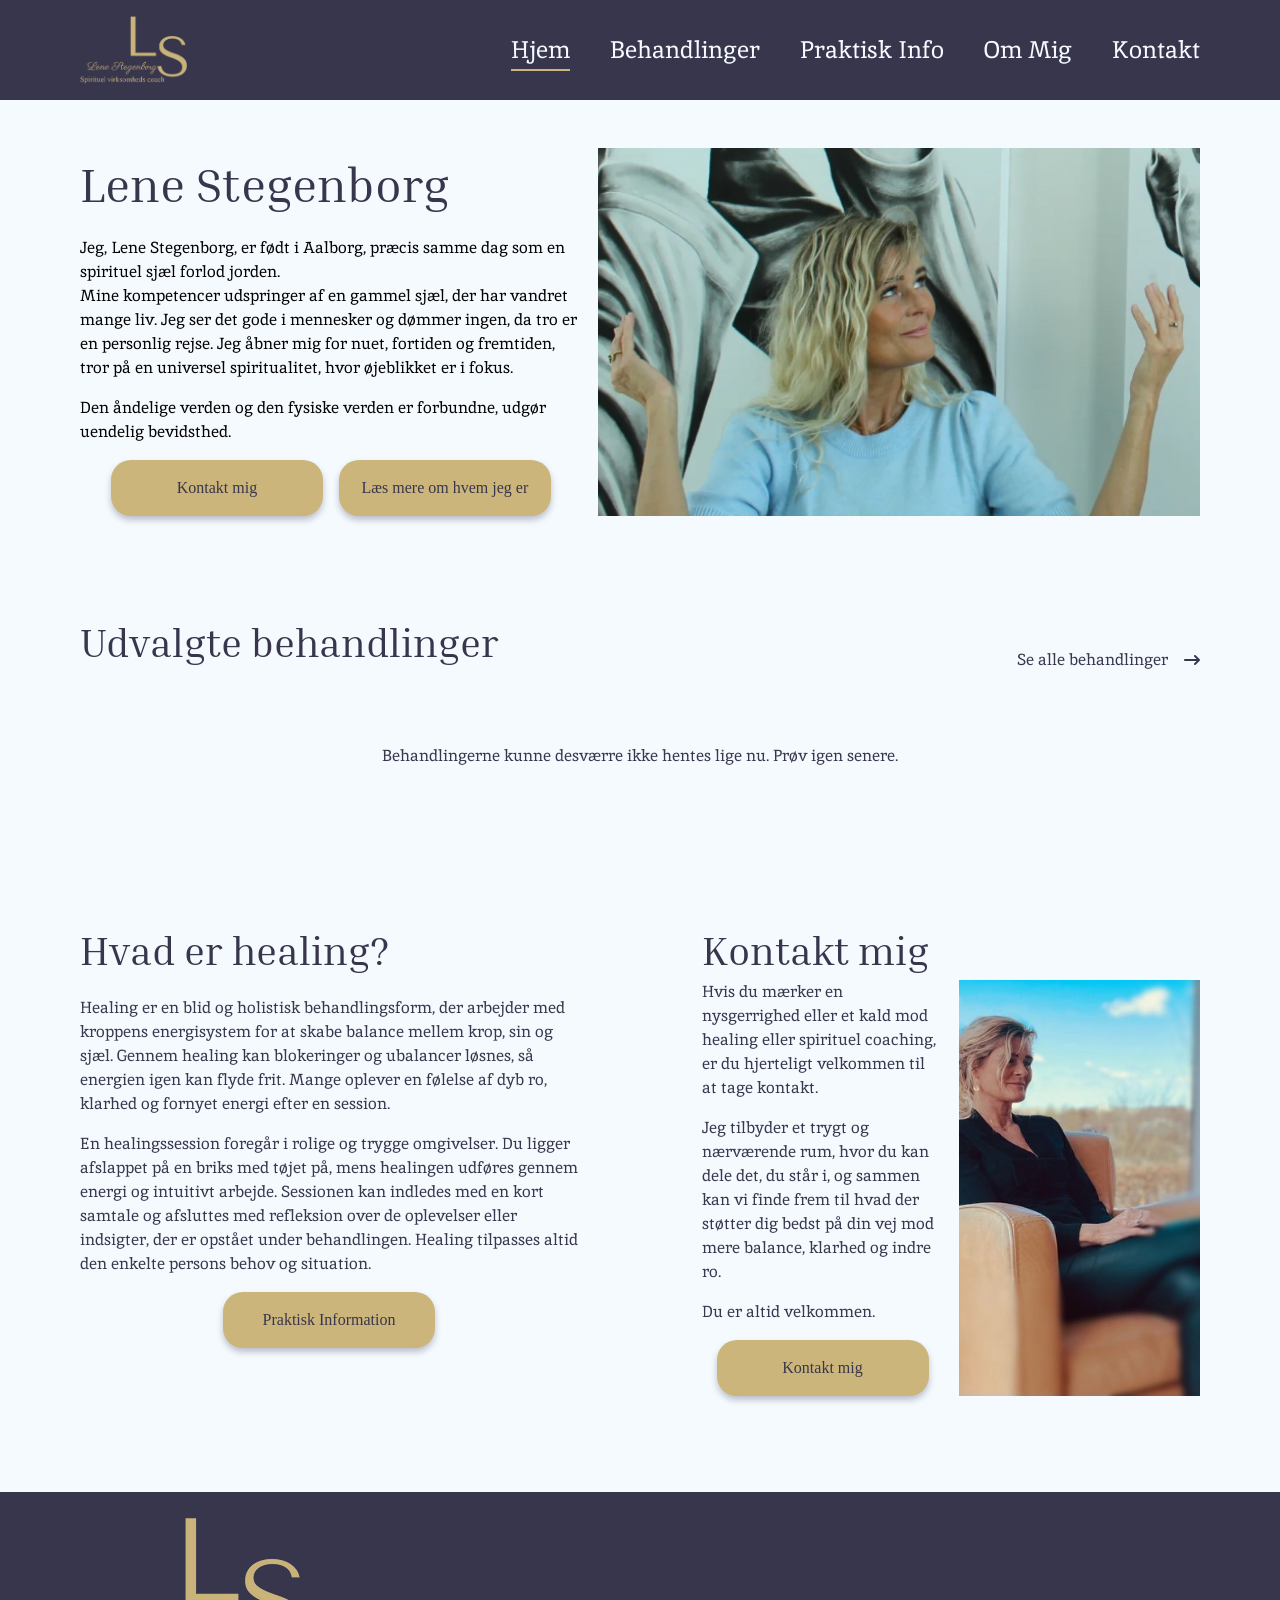
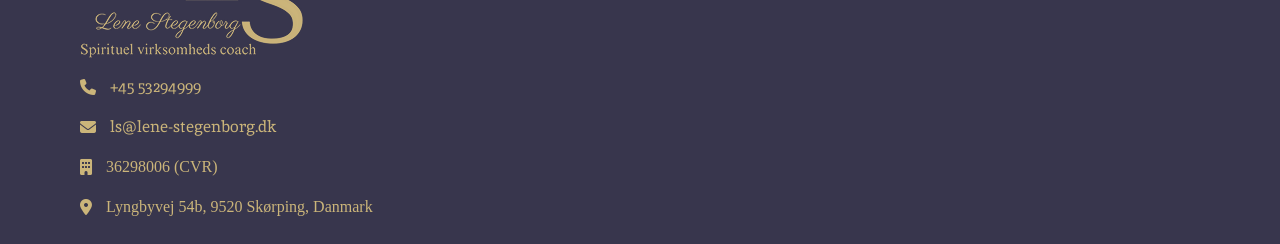
<file: index.html>
<!DOCTYPE html>
<html lang="da">

<head>
	<meta charset="UTF-8" />
	<meta name="viewport" content="width=device-width, initial-scale=1.0" />
	<title>Forside | Lene Stegenborg</title>
	<link rel="stylesheet" href="./assets/css/style.css" />
	<script src="./assets/js/app.js" defer></script>
	<script src="./assets/js/forside.js" defer></script>
	<!-- Google Fonts: Inika og Inria Serif — https://fonts.google.com -->
	<link rel="preconnect" href="https://fonts.googleapis.com">
	<link rel="preconnect" href="https://fonts.gstatic.com" crossorigin>
	<link
		href="https://fonts.googleapis.com/css2?family=Inika:wght@400;700&family=Inria+Serif:ital,wght@0,300;0,400;0,700;1,300;1,400;1,700&display=swap"
		rel="stylesheet">
	<!-- Font Awesome ikoner — https://fontawesome.com/docs/web/use-with/cdn-js -->
	<link rel="stylesheet" href="https://cdnjs.cloudflare.com/ajax/libs/font-awesome/6.5.0/css/all.min.css" />
</head>

<body>
	<!--  NAV  -->
	<div class="site-nav">
		<nav class="nav-inner">
			<a href="./index.html" class="nav-logo">
				<img src="./assets/img/logo.webp" alt="Lene Stegenborg – Spirituel virksomheds coach">
			</a>
			<ul class="nav-links">
				<li><a href="./index.html">Hjem</a></li>
				<li><a href="./behandlinger.html">Behandlinger</a></li>
				<li><a href="./praktiskinfo.html">Praktisk Info</a></li>
				<li><a href="./om_mig.html">Om Mig</a></li>
				<li><a href="./kontakt.html">Kontakt</a></li>
			</ul>
			<div class="burgermenu">
				<i class="fa-solid fa-bars"></i>
				<i class="fa-solid fa-xmark"></i>
			</div>
		</nav>
		<div class="dropdown">
			<a href="./index.html">Hjem</a>
			<a href="./behandlinger.html">Behandlinger</a>
			<a href="./praktiskinfo.html">Praktisk Info</a>
			<a href="./om_mig.html">Om Mig</a>
			<a href="./kontakt.html">Kontakt</a>
		</div>
	</div>

	<main>
		<!--  HERO  -->
		<header class="hero container">
			<div class="hero-text">
				<h1>Lene Stegenborg</h1>
				<p>Jeg, Lene Stegenborg, er født i Aalborg, præcis samme dag som en spirituel sjæl forlod
					jorden.<br>Mine kompetencer udspringer af en gammel sjæl, der har vandret mange liv. Jeg ser det
					gode i
					mennesker og dømmer ingen, da tro er en personlig rejse. Jeg åbner mig for nuet, fortiden og
					fremtiden, tror på en universel spiritualitet, hvor øjeblikket er i fokus.</p>
				<p>Den åndelige verden og den fysiske verden er forbundne, udgør uendelig bevidsthed.</p>
				<div class="hero-buttons">
					<a href="./kontakt.html" class="btn btn-contact">Kontakt mig</a>
					<a href="./om_mig.html" class="btn btn-laes">Læs mere om hvem jeg er</a>
				</div>
			</div>
			<img class="hero-image" src="./assets/img/lene-stegenborg.webp" alt="Lene Stegenborg">
		</header>

		<!--  UDVALGTE BEHANDLINGER  -->
		<section class="treatments container">
			<div class="treatments-header">
				<h2>Udvalgte behandlinger</h2>
				<a href="./behandlinger.html" class="see-all">Se alle behandlinger <i
						class="fa-solid fa-arrow-right-long"></i></a>
			</div>

			<div class="treatment-grid">
			</div>

			<div class="see-all-mobile btn">
				<a href="./behandlinger.html" class="see-all">Se alle behandlinger <i
						class="fa-solid fa-arrow-right-long"></i></a>
			</div>
		</section>

		<!--  HVAD ER HEALING / KONTAKT  -->
		<section class="info-section container">
			<article class="healing">
				<h2>Hvad er healing?</h2>
				<p>Healing er en blid og holistisk behandlingsform, der arbejder med kroppens energisystem for at skabe
					balance mellem krop, sin og sjæl. Gennem healing kan blokeringer og ubalancer løsnes, så energien
					igen kan flyde frit. Mange oplever en følelse af dyb ro, klarhed og fornyet energi efter en session.
				</p>
				<p>En healingssession foregår i rolige og trygge omgivelser. Du ligger afslappet på en briks med tøjet
					på, mens healingen udføres gennem energi og intuitivt arbejde. Sessionen kan indledes med en kort
					samtale og afsluttes med refleksion over de oplevelser eller indsigter, der er opstået under
					behandlingen. Healing tilpasses altid den enkelte persons behov og situation.</p>
				<div class="healing-buttons">
					<a href="./praktiskinfo.html" class="btn">Praktisk Information</a>
				</div>
			</article>

			<article class="contact">
				<h2>Kontakt mig</h2>
				<div class="contact-inner">
					<div class="contact-text">
						<p>Hvis du mærker en nysgerrighed eller et kald mod healing eller spirituel coaching, er du
							hjerteligt velkommen til at tage kontakt.</p>
						<p>Jeg tilbyder et trygt og nærværende rum, hvor du kan dele det, du står i, og sammen kan vi
							finde frem til hvad der støtter dig bedst på din vej mod mere balance, klarhed og indre ro.
						</p>
						<p>Du er altid velkommen.</p>
						<div class="btn-wrap">
							<a href="./kontakt.html" class="btn">Kontakt mig</a>
						</div>
					</div>
					<img class="contact-img" src="./assets/img/lene-stegenborg-i-stol.webp" alt="Lene Stegenborg">
				</div>
			</article>
		</section>
	</main>

	<!--  FOOTER  -->
	<footer>
		<div class="footer-inner">
			<div class="footer-info">
				<div class="footer-logo">
					<img src="./assets/img/logo.webp" alt="Lene Stegenborg – Spirituel virksomheds coach">
				</div>
				<div class="footer-contacts">
					<a class="footer-row" href="tel:+4553294999">
						<i class="fa-solid fa-phone"></i>
						+45 53294999
					</a>
					<a class="footer-row" href="mailto:ls@lene-stegenborg.dk">
						<i class="fa-solid fa-envelope"></i>
						ls@lene-stegenborg.dk
					</a>
					<div class="footer-row">
						<i class="fa-solid fa-building"></i>
						36298006 (CVR)
					</div>
					<div class="footer-row">
						<i class="fa-solid fa-location-dot"></i>
						Lyngbyvej 54b, 9520 Skørping, Danmark
					</div>
				</div>
			</div>
			<div class="footer-map">
				<iframe
					src="https://maps.google.com/maps?q=Lyngbyvej+54b,+9520+Sk%C3%B8rping,+Danmark&z=15&output=embed"
					loading="lazy" title="Kort over Lyngbyvej 54b, 9520 Skørping">
				</iframe>
			</div>
		</div>
	</footer>
</body>

</html>
</file>
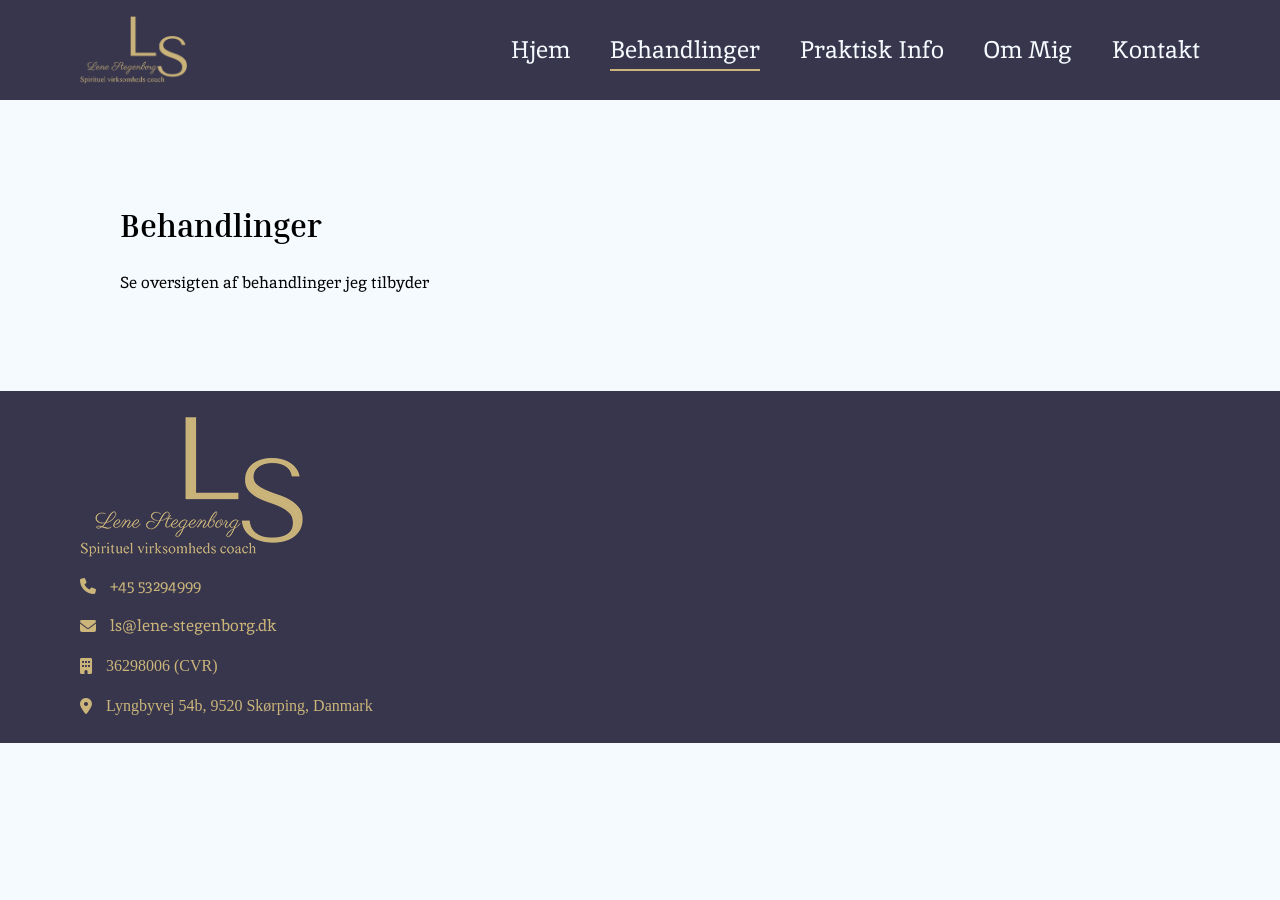
<file: behandlinger.html>
<!DOCTYPE html>
<html lang="da">

<head>
    <meta charset="UTF-8" />
    <meta name="viewport" content="width=device-width, initial-scale=1.0" />
    <title>Behandlinger | Lene Stegenborg</title>
    <link rel="stylesheet" href="./assets/css/style.css" />
    <script src="./assets/js/app.js" defer></script>
    <!-- Font Awesome ikoner — https://fontawesome.com/docs/web/use-with/cdn-js -->
    <link rel="stylesheet" href="https://cdnjs.cloudflare.com/ajax/libs/font-awesome/6.5.0/css/all.min.css" />
    <link rel="preconnect" href="https://fonts.googleapis.com">
    <link rel="preconnect" href="https://fonts.gstatic.com" crossorigin>
    <link
        href="https://fonts.googleapis.com/css2?family=Inika:wght@400;700&family=Inria+Serif:ital,wght@0,300;0,400;0,700;1,300;1,400;1,700&display=swap"
        rel="stylesheet">
</head>

<body class="behandlingerBody">
    <!--  NAV  -->
    <div class="site-nav">
        <nav class="nav-inner">
            <a href="./index.html" class="nav-logo">
                <img src="./assets/img/logo.webp" alt="Lene Stegenborg – Spirituel virksomheds coach">
            </a>
            <ul class="nav-links">
                <li><a href="./index.html">Hjem</a></li>
                <li><a href="./behandlinger.html">Behandlinger</a></li>
                <li><a href="./praktiskinfo.html">Praktisk Info</a></li>
                <li><a href="./om_mig.html">Om Mig</a></li>
                <li><a href="./kontakt.html">Kontakt</a></li>
            </ul>
            <div class="burgermenu">
                <i class="fa-solid fa-bars"></i>
                <i class="fa-solid fa-xmark"></i>
            </div>
        </nav>
        <div class="dropdown">
            <a href="./index.html">Hjem</a>
            <a href="./behandlinger.html">Behandlinger</a>
            <a href="./praktiskinfo.html">Praktisk Info</a>
            <a href="./om_mig.html">Om Mig</a>
            <a href="./kontakt.html">Kontakt</a>
        </div>
    </div>
    <header>

    </header>
    <main class="behandlingerMain">
        <h1>Behandlinger</h1>
        <p>Se oversigten af behandlinger jeg tilbyder</p>

        <section class="behandlinger">

        </section>
    </main>

    <!--  FOOTER  -->
    <footer>
        <div class="footer-inner">
            <div class="footer-info">
                <div class="footer-logo">
                    <img src="./assets/img/logo.webp" alt="Lene Stegenborg – Spirituel virksomheds coach">
                </div>
                <div class="footer-contacts">
                    <a class="footer-row" href="tel:+4553294999">
                        <i class="fa-solid fa-phone"></i>
                        +45 53294999
                    </a>
                    <a class="footer-row" href="mailto:ls@lene-stegenborg.dk">
                        <i class="fa-solid fa-envelope"></i>
                        ls@lene-stegenborg.dk
                    </a>
                    <div class="footer-row">
                        <i class="fa-solid fa-building"></i>
                        36298006 (CVR)
                    </div>
                    <div class="footer-row">
                        <i class="fa-solid fa-location-dot"></i>
                        Lyngbyvej 54b, 9520 Skørping, Danmark
                    </div>
                </div>
            </div>
            <div class="footer-map">
                <iframe
                    src="https://maps.google.com/maps?q=Lyngbyvej+54b,+9520+Sk%C3%B8rping,+Danmark&z=15&output=embed"
                    loading="lazy" title="Kort over Lyngbyvej 54b, 9520 Skørping">
                </iframe>
            </div>
        </div>
    </footer>
</body>

</html>
</file>
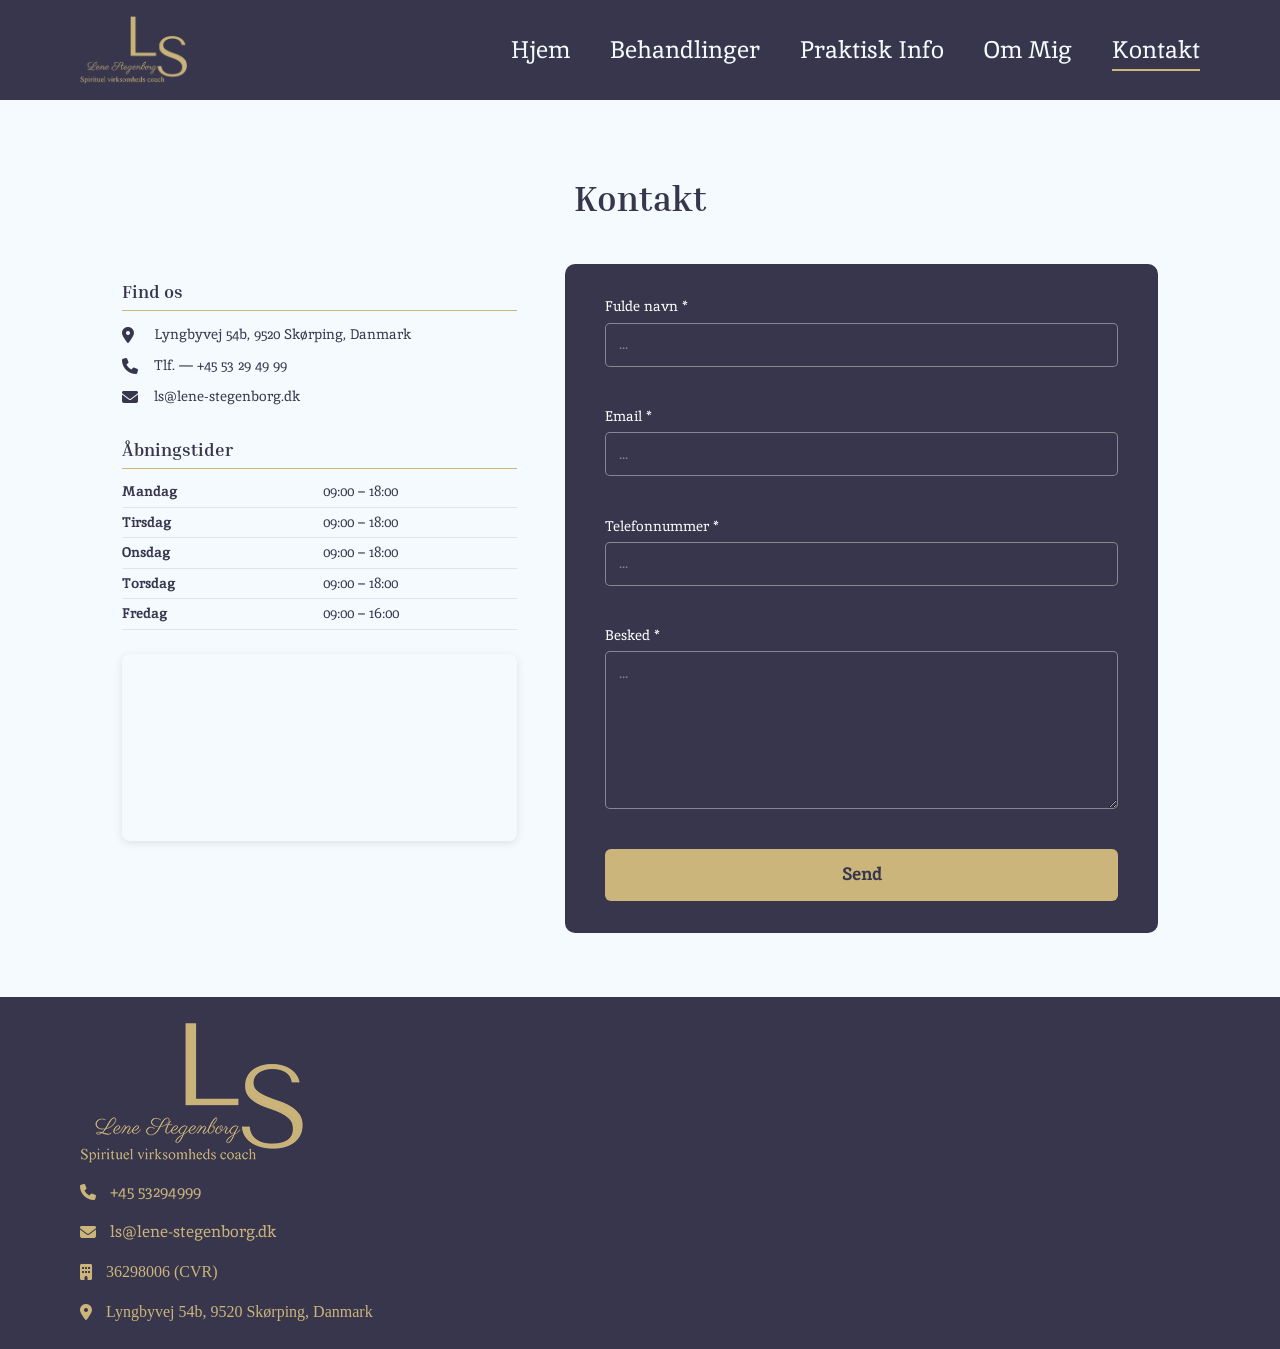
<file: kontakt.html>
<!DOCTYPE html>
<html lang="da">

<head>
    <meta charset="UTF-8" />
    <meta name="viewport" content="width=device-width, initial-scale=1.0" />
    <title>Kontakt | Lene Stegenborg</title>
    <link rel="stylesheet" href="./assets/css/style.css" />
    <link rel="stylesheet" href="./assets/css/kontakt.css" />
    <script src="./assets/js/app.js" defer></script>
    <script src="./assets/js/kontakt.js" defer></script>
    <!-- Google Fonts: Inika og Inria Serif — https://fonts.google.com -->
    <link rel="preconnect" href="https://fonts.googleapis.com">
    <link rel="preconnect" href="https://fonts.gstatic.com" crossorigin>
    <link
        href="https://fonts.googleapis.com/css2?family=Inika:wght@400;700&family=Inria+Serif:ital,wght@0,300;0,400;0,700;1,300;1,400;1,700&display=swap"
        rel="stylesheet">
    <!-- Font Awesome ikoner — https://fontawesome.com/docs/web/use-with/cdn-js -->
    <link rel="stylesheet" href="https://cdnjs.cloudflare.com/ajax/libs/font-awesome/6.5.0/css/all.min.css" />
</head>

<body class="kontaktBody">

    <!--  NAV  -->
    <div class="site-nav">
        <nav class="nav-inner">
            <a href="./index.html" class="nav-logo">
                <img src="./assets/img/logo.webp" alt="Lene Stegenborg – Spirituel virksomheds coach">
            </a>
            <ul class="nav-links">
                <li><a href="./index.html">Hjem</a></li>
                <li><a href="./behandlinger.html">Behandlinger</a></li>
                <li><a href="./praktiskinfo.html">Praktisk Info</a></li>
                <li><a href="./om_mig.html">Om Mig</a></li>
                <li><a href="./kontakt.html">Kontakt</a></li>
            </ul>
            <div class="burgermenu">
                <i class="fa-solid fa-bars"></i>
                <i class="fa-solid fa-xmark"></i>
            </div>
        </nav>
        <div class="dropdown">
            <a href="./index.html">Hjem</a>
            <a href="./behandlinger.html">Behandlinger</a>
            <a href="./praktiskinfo.html">Praktisk Info</a>
            <a href="./om_mig.html">Om Mig</a>
            <a href="./kontakt.html">Kontakt</a>
        </div>
    </div>

    <!-- MAIN INDHOLD -->
    <main class="kontaktMain">
        <h1>Kontakt</h1>

        <section class="kontaktGrid">

            <!-- VENSTRE: Info -->
            <div class="kontaktInfo">
                <h2>Find os</h2>
                <ul class="infoListe">
                    <li>
                        <!-- Font Awesome: fa-location-dot — https://fontawesome.com/icons/location-dot -->
                        <i class="fa-solid fa-location-dot ikon"></i>
                        <span>Lyngbyvej 54b, 9520 Skørping, Danmark</span>
                    </li>
                    <li>
                        <!-- Font Awesome: fa-phone — https://fontawesome.com/icons/phone -->
                        <i class="fa-solid fa-phone ikon"></i>
                        <span>Tlf. — +45 53 29 49 99</span>
                    </li>
                    <li>
                        <!-- Font Awesome: fa-envelope — https://fontawesome.com/icons/envelope -->
                        <i class="fa-solid fa-envelope ikon"></i>
                        <span>ls@lene-stegenborg.dk</span>
                    </li>
                </ul>

                <h2>Åbningstider</h2>
                <table class="aabningstider">
                    <tr>
                        <td>Mandag</td>
                        <td>09:00 – 18:00</td>
                    </tr>
                    <tr>
                        <td>Tirsdag</td>
                        <td>09:00 – 18:00</td>
                    </tr>
                    <tr>
                        <td>Onsdag</td>
                        <td>09:00 – 18:00</td>
                    </tr>
                    <tr>
                        <td>Torsdag</td>
                        <td>09:00 – 18:00</td>
                    </tr>
                    <tr>
                        <td>Fredag</td>
                        <td>09:00 – 16:00</td>
                    </tr>
                </table>

                <!-- Google Maps embed iframe — https://developers.google.com/maps/documentation/embed/get-started -->
                <div class="kortWrapper">
                    <iframe
                        src="https://www.google.com/maps/embed?pb=!1m18!1m12!1m3!1d2166.0!2d10.001!3d57.001!2m3!1f0!2f0!3f0!3m2!1i1024!2i768!4f13.1!3m3!1m2!1s0x0%3A0x0!2zNTfCsDAwJzAwLjAiTiAxMMKwMDAnMDAuMCJF!5e0!3m2!1sda!2sdk!4v1620000000000!5m2!1sda!2sdk"
                        width="100%" height="180" style="border:0;" allowfullscreen="" loading="lazy"
                        referrerpolicy="no-referrer-when-downgrade" title="Kort over klinikken">
                    </iframe>
                </div>
            </div>

            <!-- HØJRE: Kontaktformular -->
            <div class="kontaktFormular">
                <form id="kontaktForm" novalidate>
                    <div class="formGruppe">
                        <label for="navn">Fulde navn *</label>
                        <input type="text" id="navn" name="navn" placeholder="..." required />
                        <span class="fejl" id="navnFejl"></span>
                    </div>
                    <div class="formGruppe">
                        <label for="email">Email *</label>
                        <input type="email" id="email" name="email" placeholder="..." required />
                        <span class="fejl" id="emailFejl"></span>
                    </div>
                    <div class="formGruppe">
                        <label for="telefon">Telefonnummer *</label>
                        <input type="tel" id="telefon" name="telefon" placeholder="..." required />
                        <span class="fejl" id="telefonFejl"></span>
                    </div>
                    <div class="formGruppe">
                        <label for="besked">Besked *</label>
                        <textarea id="besked" name="besked" rows="6" placeholder="..." required></textarea>
                        <span class="fejl" id="beskedFejl"></span>
                    </div>
                    <button type="submit" class="sendKnap">Send</button>
                    <p class="successBesked" id="successBesked">Tak! Din besked er sendt.</p>
                </form>
            </div>

        </section>
    </main>

    <!--  FOOTER  -->
    <footer>
        <div class="footer-inner">
            <div class="footer-info">
                <div class="footer-logo">
                    <img src="./assets/img/logo.webp" alt="Lene Stegenborg – Spirituel virksomheds coach">
                </div>
                <div class="footer-contacts">
                    <a class="footer-row" href="tel:+4553294999">
                        <i class="fa-solid fa-phone"></i>
                        +45 53294999
                    </a>
                    <a class="footer-row" href="mailto:ls@lene-stegenborg.dk">
                        <i class="fa-solid fa-envelope"></i>
                        ls@lene-stegenborg.dk
                    </a>
                    <div class="footer-row">
                        <i class="fa-solid fa-building"></i>
                        36298006 (CVR)
                    </div>
                    <div class="footer-row">
                        <i class="fa-solid fa-location-dot"></i>
                        Lyngbyvej 54b, 9520 Skørping, Danmark
                    </div>
                </div>
            </div>
            <div class="footer-map">
                <iframe
                    src="https://maps.google.com/maps?q=Lyngbyvej+54b,+9520+Sk%C3%B8rping,+Danmark&z=15&output=embed"
                    loading="lazy" title="Kort over Lyngbyvej 54b, 9520 Skørping">
                </iframe>
            </div>
        </div>
    </footer>

</body>

</html>
</file>
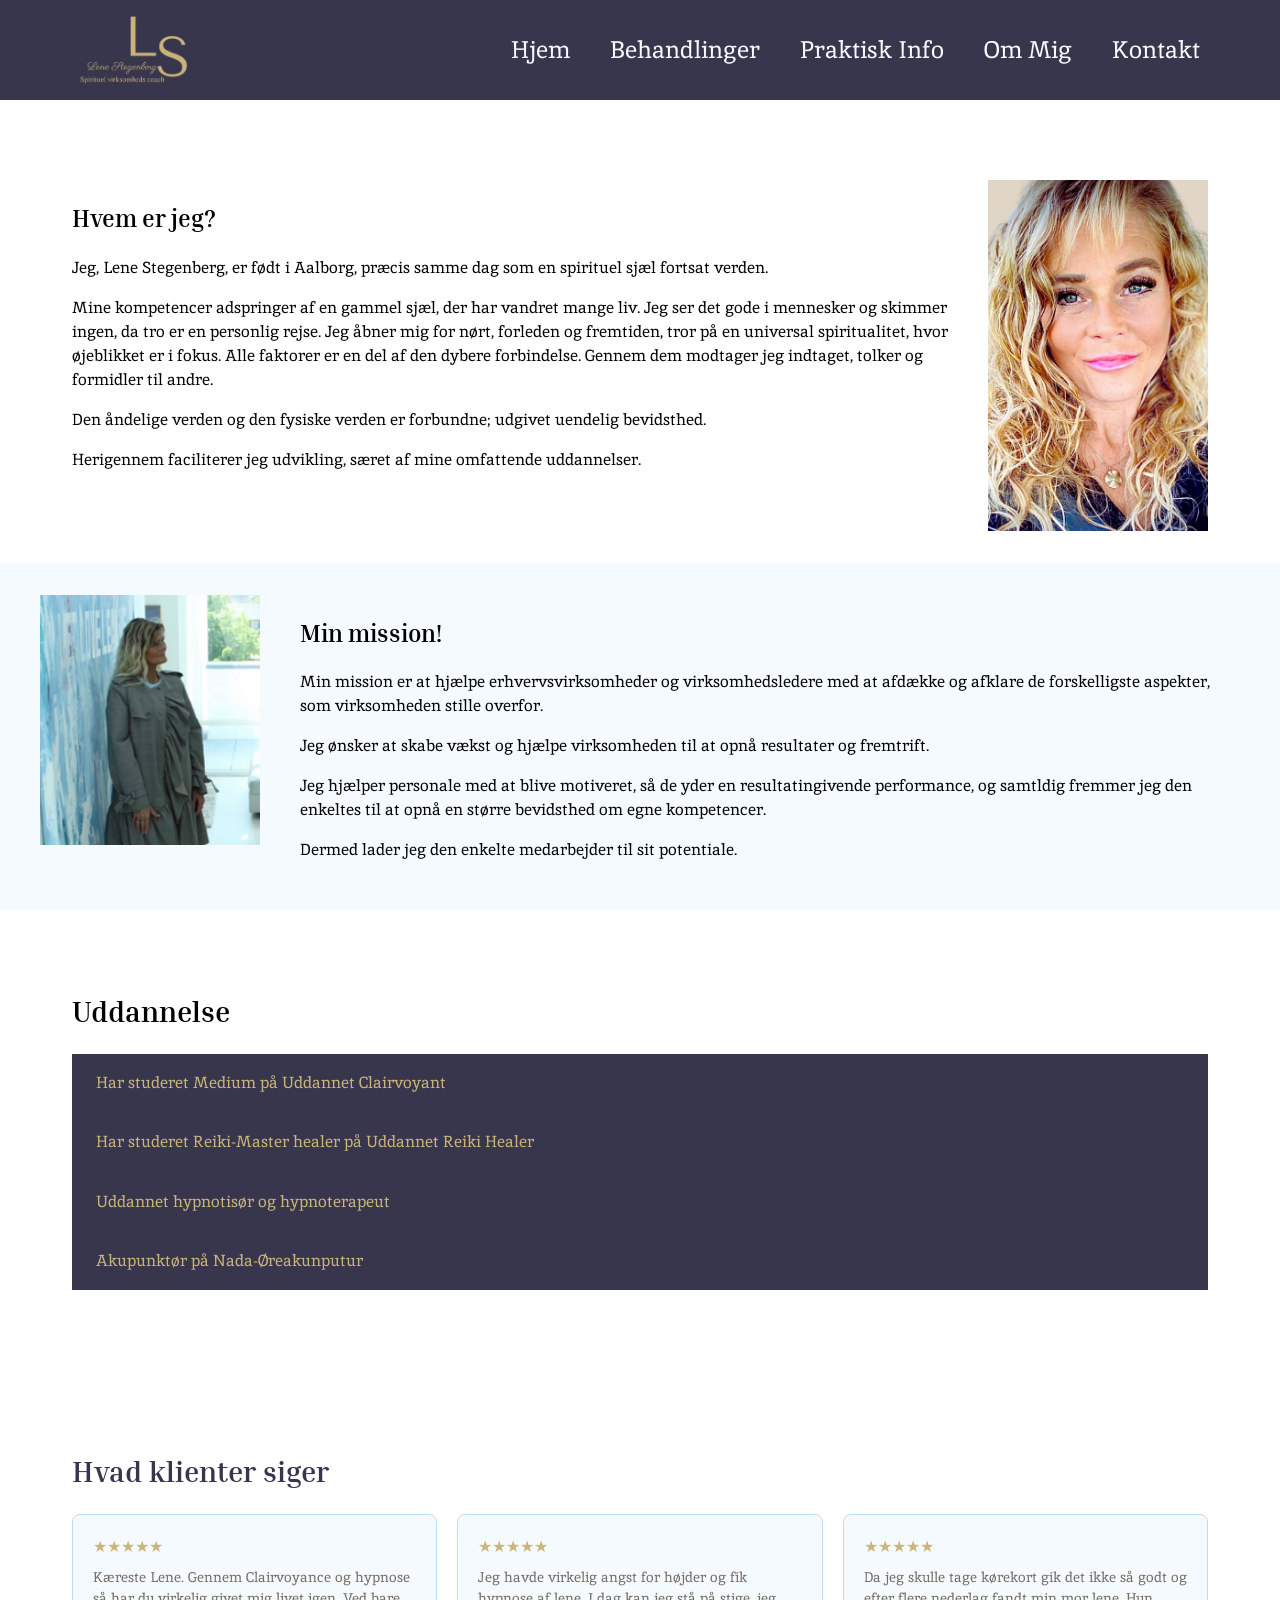
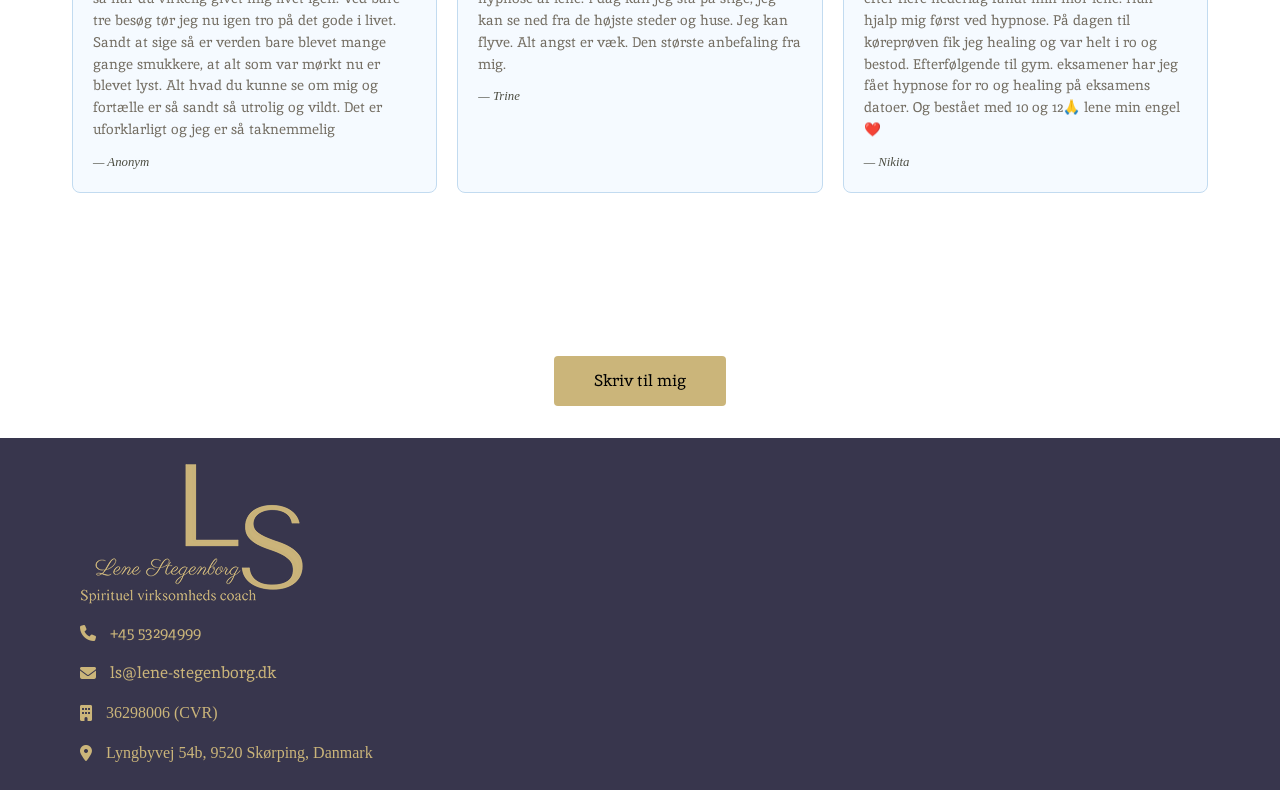
<file: Om_mig.html>
<!DOCTYPE html>
<html lang="en">

<head>
  <meta charset="UTF-8">
  <meta name="viewport" content="width=device-width, initial-scale=1.0">
  <link
    href="https://fonts.googleapis.com/css2?family=Inika:wght@400;700&family=Inria+Serif:ital,wght@0,300;0,400;0,700;1,300;1,400;1,700&display=swap"
    rel="stylesheet">
  <link rel="stylesheet" href="./assets/css/style.css">
  <link rel="stylesheet" href="https://cdnjs.cloudflare.com/ajax/libs/font-awesome/6.5.0/css/all.min.css" />
  <script src="./assets/js/app.js" defer></script>

  <title>Om Mig | Lene Stegenborg</title>
</head>

<body>
  <!--  NAV  -->
  <div class="site-nav">
    <nav class="nav-inner">
      <a href="./index.html" class="nav-logo">
        <img src="./assets/img/logo.webp" alt="Lene Stegenborg – Spirituel virksomheds coach">
      </a>
      <ul class="nav-links">
        <li><a href="./index.html">Hjem</a></li>
        <li><a href="./behandlinger.html">Behandlinger</a></li>
        <li><a href="./praktiskinfo.html">Praktisk Info</a></li>
        <li><a href="./om_mig.html">Om Mig</a></li>
        <li><a href="./kontakt.html">Kontakt</a></li>
      </ul>
      <div class="burgermenu">
        <i class="fa-solid fa-bars"></i>
        <i class="fa-solid fa-xmark"></i>
      </div>
    </nav>
    <div class="dropdown">
      <a href="./index.html">Hjem</a>
      <a href="./behandlinger.html">Behandlinger</a>
      <a href="./praktiskinfo.html">Praktisk Info</a>
      <a href="./om_mig.html">Om Mig</a>
      <a href="./kontakt.html">Kontakt</a>
    </div>
  </div>
  <!-- ── OM MIG ── -->
  <section>
    <div class="om-mig">
      <div class="om-mig-text">
        <h2>Hvem er jeg?</h2>
        <p>Jeg, Lene Stegenberg, er født i Aalborg, præcis samme dag som en spirituel sjæl fortsat
          verden.</p>
        <p>Mine kompetencer adspringer af en gammel sjæl, der har vandret mange liv. Jeg ser det gode i mennesker og
          skimmer ingen, da tro er en personlig rejse. Jeg åbner mig for nørt, forleden og fremtiden, tror på en
          universal spiritualitet, hvor øjeblikket er i fokus. Alle faktorer er en del af den dybere forbindelse. Gennem
          dem modtager jeg indtaget, tolker og formidler til andre.</p>
        <p>Den åndelige verden og den fysiske verden er forbundne; udgivet uendelig bevidsthed.</p>
        <p>Herigennem faciliterer jeg udvikling, særet af mine omfattende uddannelser.</p>
      </div>
      <img src="./assets/img/Om_mig_lene.png" alt="Billede af Lene Stegenborg" class="om-mig-img">
    </div>
  </section>


  <!-- ── MIN MISSION ── -->
  <section class="mission">
    <div class="mission-inner">
      <img src="./assets/img/Min_mission_lene.png" alt="Billede der illustrerer mission" class="mission-img">
      <div class="mission-text">
        <h2>Min mission!</h2>
        <p>Min mission er at hjælpe erhvervsvirksomheder og virksomhedsledere med at afdække og afklare de forskelligste
          aspekter, som virksomheden stille overfor.</p>
        <p>Jeg ønsker at skabe vækst og hjælpe virksomheden til at opnå resultater og fremtrift.</p>
        <p>Jeg hjælper personale med at blive motiveret, så de yder en resultatingivende performance, og samtldig
          fremmer jeg den enkeltes til at opnå en større bevidsthed om egne kompetencer.</p>
        <p>Dermed lader jeg den enkelte medarbejder til sit potentiale.</p>
      </div>
    </div>
  </section>

  <!-- ── UDDANNELSE ── -->
  <section>
    <div class="uddannelse">
      <h2>Uddannelse</h2>
      <p>Har studeret Medium på Uddannet Clairvoyant</p>
      <p>Har studeret Reiki-Master healer på Uddannet Reiki Healer</p>
      <p>Uddannet hypnotisør og hypnoterapeut</p>
      <p>Akupunktør på Nada-Øreakunputur</p>
    </div>
  </section>



  <!-- ── REVIEWS ── -->
  <section>
    <div class="reviews">
      <h2>Hvad klienter siger</h2>
      <div class="reviews-grid">
        <div class="review-card">
          <div class="stars">★★★★★</div>
          <p>Kæreste Lene. Gennem Clairvoyance og hypnose så har du virkelig givet mig livet igen. Ved bare tre besøg
            tør jeg nu igen tro på det gode i livet. Sandt at sige så er verden bare blevet mange gange smukkere, at alt
            som var mørkt nu er blevet lyst. Alt hvad du kunne se om mig og fortælle er så sandt så utrolig og vildt.
            Det er uforklarligt og jeg er så taknemmelig </p>
          <div class="reviewer">— Anonym</div>
        </div>
        <div class="review-card">
          <div class="stars">★★★★★</div>
          <p>Jeg havde virkelig angst for højder og fik hypnose af lene. I dag kan jeg stå på stige, jeg kan se ned fra
            de højste steder og huse. Jeg kan flyve. Alt angst er væk. Den største anbefaling fra mig.</p>
          <div class="reviewer">— Trine</div>
        </div>
        <div class="review-card">
          <div class="stars">★★★★★</div>
          <p>Da jeg skulle tage kørekort gik det ikke så godt og efter flere nederlag fandt min mor lene. Hun hjalp mig
            først ved hypnose. På dagen til køreprøven fik jeg healing og var helt i ro og bestod. Efterfølgende til
            gym. eksamener har jeg fået hypnose for ro og healing på eksamens datoer. Og bestået med 10 og 12🙏 lene min
            engel❤️</p>
          <div class="reviewer">— Nikita</div>
        </div>
      </div>
    </div>
  </section>

  <!-- ── KONTAKT MIG ── -->
  <section class="kontakt-section">
    <h2>Kontakt mig</h2>
    <a href="./kontakt.html" class="btn-kontakt">Skriv til mig</a>
  </section>
  <footer>
    <div class="footer-inner">
      <div class="footer-info">
        <div class="footer-logo">
          <img src="./assets/img/logo.webp" alt="Lene Stegenborg – Spirituel virksomheds coach">
        </div>
        <div class="footer-contacts">
          <a class="footer-row" href="tel:+4553294999">
            <i class="fa-solid fa-phone"></i>
            +45 53294999
          </a>
          <a class="footer-row" href="mailto:ls@lene-stegenborg.dk">
            <i class="fa-solid fa-envelope"></i>
            ls@lene-stegenborg.dk
          </a>
          <div class="footer-row">
            <i class="fa-solid fa-building"></i>
            36298006 (CVR)
          </div>
          <div class="footer-row">
            <i class="fa-solid fa-location-dot"></i>
            Lyngbyvej 54b, 9520 Skørping, Danmark
          </div>
        </div>
      </div>
      <div class="footer-map">
        <iframe src="https://maps.google.com/maps?q=Lyngbyvej+54b,+9520+Sk%C3%B8rping,+Danmark&z=15&output=embed"
          loading="lazy" title="Kort over Lyngbyvej 54b, 9520 Skørping">
        </iframe>
      </div>
    </div>
  </footer>
</body>

</html>
</file>
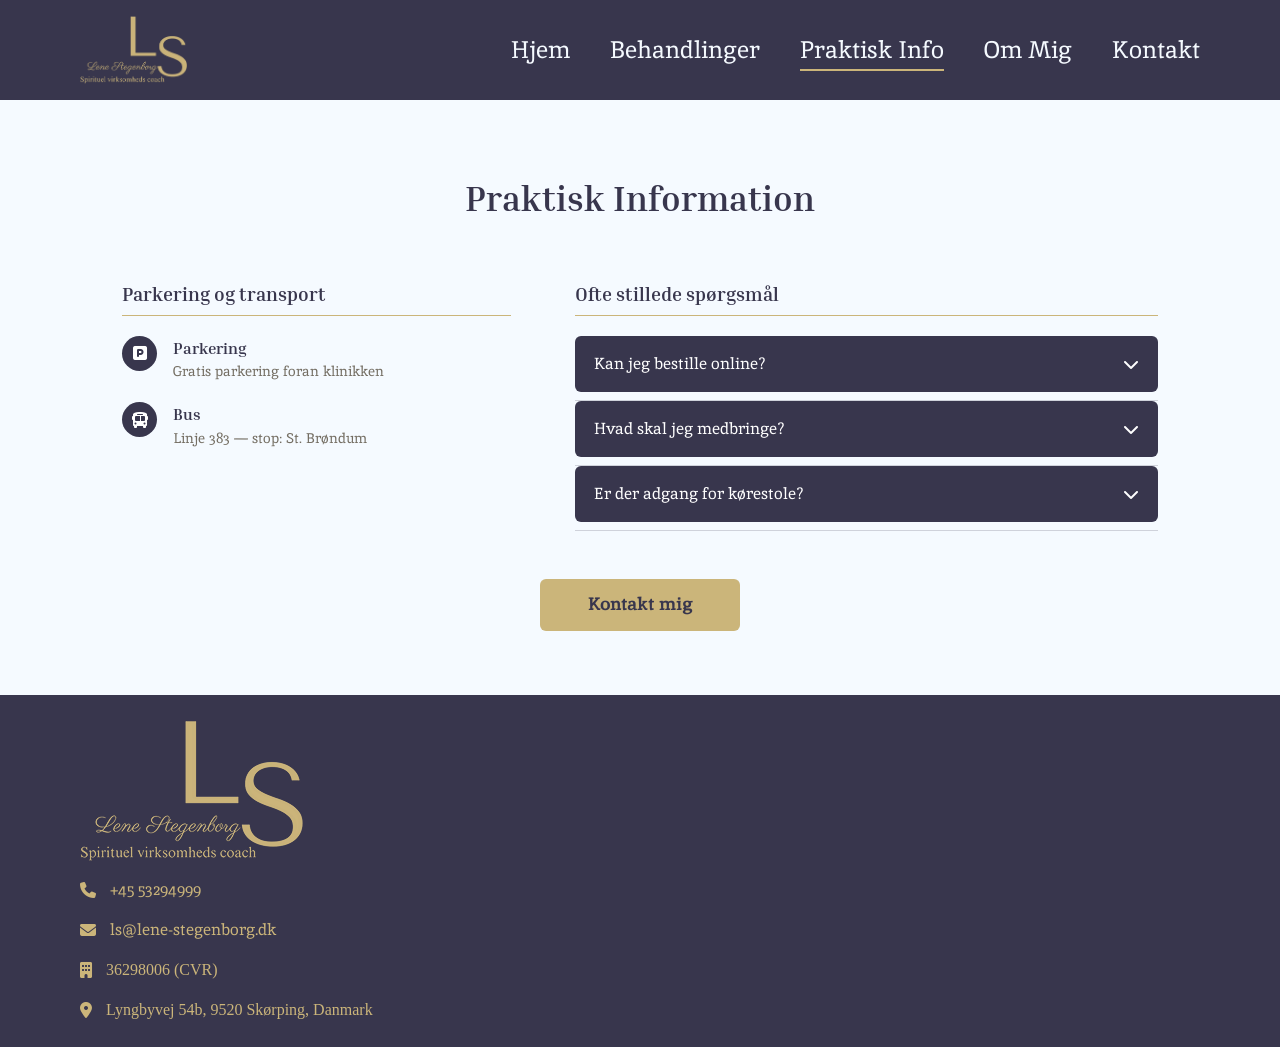
<file: praktiskinfo.html>
<!DOCTYPE html>
<html lang="da">

<head>
    <meta charset="UTF-8" />
    <meta name="viewport" content="width=device-width, initial-scale=1.0" />
    <title>Pratisk Info | Lene Stegenborg</title>
    <link rel="stylesheet" href="./assets/css/style.css" />
    <link rel="stylesheet" href="./assets/css/praktiskinfo.css" />
    <script src="./assets/js/app.js" defer></script>
    <script src="./assets/js/praktiskinfo.js" defer></script>
    <!-- Google Fonts: Inika og Inria Serif — https://fonts.google.com -->
    <link rel="preconnect" href="https://fonts.googleapis.com">
    <link rel="preconnect" href="https://fonts.gstatic.com" crossorigin>
    <link
        href="https://fonts.googleapis.com/css2?family=Inika:wght@400;700&family=Inria+Serif:ital,wght@0,300;0,400;0,700;1,300;1,400;1,700&display=swap"
        rel="stylesheet">
    <!-- Font Awesome ikoner — https://fontawesome.com/docs/web/use-with/cdn-js -->
    <link rel="stylesheet" href="https://cdnjs.cloudflare.com/ajax/libs/font-awesome/6.5.0/css/all.min.css" />
</head>

<body class="praktiskBody">

    <!--  NAV  -->
    <div class="site-nav">
        <nav class="nav-inner">
            <a href="./index.html" class="nav-logo">
                <img src="./assets/img/logo.webp" alt="Lene Stegenborg – Spirituel virksomheds coach">
            </a>
            <ul class="nav-links">
                <li><a href="./index.html">Hjem</a></li>
                <li><a href="./behandlinger.html">Behandlinger</a></li>
                <li><a href="./praktiskinfo.html">Praktisk Info</a></li>
                <li><a href="./om_mig.html">Om Mig</a></li>
                <li><a href="./kontakt.html">Kontakt</a></li>
            </ul>
            <div class="burgermenu">
                <i class="fa-solid fa-bars"></i>
                <i class="fa-solid fa-xmark"></i>
            </div>
        </nav>
        <div class="dropdown">
            <a href="./index.html">Hjem</a>
            <a href="./behandlinger.html">Behandlinger</a>
            <a href="./praktiskinfo.html">Praktisk Info</a>
            <a href="./om_mig.html">Om Mig</a>
            <a href="./kontakt.html">Kontakt</a>
        </div>
    </div>

    <!-- MAIN INDHOLD -->
    <main class="praktiskMain">
        <h1>Praktisk Information</h1>

        <section class="praktiskGrid">

            <!-- VENSTRE: Transport -->
            <div class="transport">
                <h2>Parkering og transport</h2>
                <ul class="transportListe">
                    <li>
                        <!-- Font Awesome: fa-square-parking — https://fontawesome.com/icons/square-parking -->
                        <span class="transportIkon"><i class="fa-solid fa-square-parking"></i></span>
                        <div>
                            <strong>Parkering</strong>
                            <p>Gratis parkering foran klinikken</p>
                        </div>
                    </li>
                    <li>
                        <!-- Font Awesome: fa-bus — https://fontawesome.com/icons/bus -->
                        <span class="transportIkon"><i class="fa-solid fa-bus"></i></span>
                        <div>
                            <strong>Bus</strong>
                            <p>Linje 383 — stop: St. Brøndum</p>
                        </div>
                    </li>
                    
                </ul>
            </div>

            <!-- HØJRE: FAQ Accordion -->
            <div class="faq">
                <h2>Ofte stillede spørgsmål</h2>

                <div class="accordionItem">
                    <button class="accordionKnap" aria-expanded="false">
                        Kan jeg bestille online?
                        <!-- Font Awesome: fa-chevron-down / fa-chevron-up skifter via JS — https://fontawesome.com/icons/chevron-down -->
                        <i class="fa-solid fa-chevron-down accordionPil"></i>
                    </button>
                    <div class="accordionIndhold">
                        <p>Ja, du kan bestille tid direkte via vores online booking på hjemmesiden. Vælg den behandling
                            du ønsker og find en ledig tid.</p>
                    </div>
                </div>

                <div class="accordionItem">
                    <button class="accordionKnap" aria-expanded="false">
                        Hvad skal jeg medbringe?
                        <!-- Font Awesome: fa-chevron-down / fa-chevron-up skifter via JS — https://fontawesome.com/icons/chevron-down -->
                        <i class="fa-solid fa-chevron-down accordionPil"></i>
                    </button>
                    <div class="accordionIndhold">
                        <p>Her er svar på hvad du skal medbringe til den relevante dagsordenspunktet. Hvad koster en
                            behandling?</p>
                    </div>
                </div>

                <div class="accordionItem">
                    <button class="accordionKnap" aria-expanded="false">
                        Er der adgang for kørestole?
                        <!-- Font Awesome: fa-chevron-down / fa-chevron-up skifter via JS — https://fontawesome.com/icons/chevron-down -->
                        <i class="fa-solid fa-chevron-down accordionPil"></i>
                    </button>
                    <div class="accordionIndhold">
                        <p>Ja, klinikken er fuldt tilgængelig for kørestolsbrugere. Der er niveaufri adgang fra
                            parkeringspladsen og ind i lokalet.</p>
                    </div>
                </div>

            </div>
        </section>

        <!-- Kontakt mig knap (mobil) -->
        <div class="kontaktMigWrapper">
            <a href="kontakt.html" class="kontaktMigKnap">Kontakt mig</a>
        </div>

    </main>

    <!--  FOOTER  -->
    <footer>
        <div class="footer-inner">
            <div class="footer-info">
                <div class="footer-logo">
                    <img src="./assets/img/logo.webp" alt="Lene Stegenborg – Spirituel virksomheds coach">
                </div>
                <div class="footer-contacts">
                    <a class="footer-row" href="tel:+4553294999">
                        <i class="fa-solid fa-phone"></i>
                        +45 53294999
                    </a>
                    <a class="footer-row" href="mailto:ls@lene-stegenborg.dk">
                        <i class="fa-solid fa-envelope"></i>
                        ls@lene-stegenborg.dk
                    </a>
                    <div class="footer-row">
                        <i class="fa-solid fa-building"></i>
                        36298006 (CVR)
                    </div>
                    <div class="footer-row">
                        <i class="fa-solid fa-location-dot"></i>
                        Lyngbyvej 54b, 9520 Skørping, Danmark
                    </div>
                </div>
            </div>
            <div class="footer-map">
                <iframe
                    src="https://maps.google.com/maps?q=Lyngbyvej+54b,+9520+Sk%C3%B8rping,+Danmark&z=15&output=embed"
                    loading="lazy" title="Kort over Lyngbyvej 54b, 9520 Skørping">
                </iframe>
            </div>
        </div>
    </footer>

</body>

</html>
</file>
<file: assets/css/style.css>
* {
    box-sizing: border-box;
    line-height: 150%;
}

body {
    margin: 0;
}

/* Variables */
:root {
    --bigSpacer: 5rem;
    --MediumSpacer: 2rem;
    --SmallSpacer: 0.5rem;
    --lightBlue: #f5faff;
    --skyBlue: #c2dbf0;
    --darkBlue: #38364d;
    --gold: #cbb57a;
    --lightBrown: #736d62;
    --darkBrown: #4d4e43;
}

/* Typografi */

h1,
h2,
h3,
h4,
h5,
h6 {
    font-family: "Inria Serif", serif;
}

p,
a,
button {
    font-family: "Inika"
}

img {
    display: block;
    object-fit: cover;
    width: 100%;
}

.container {
    max-width: 1440px;
    margin: 0 auto;
    padding: 0 var(--bigSpacer);
}

main {
    background: var(--lightBlue);
}

/*  NAV  */
.site-nav {
    background: var(--darkBlue);
    position: sticky;
}

.nav-inner {
    max-width: 1440px;
    margin: 0 auto;
    padding: 1rem var(--bigSpacer);
    height: 100px;
    display: flex;
    align-items: center;
    justify-content: space-between;
    background: var(--darkBlue);
}

.nav-logo img {
    height: calc(100px - 2rem);
}

.nav-links {
    display: flex;
    align-items: center;
    gap: 2.5rem;
    list-style: none;
}

.nav-links a {
    color: var(--lightBlue);
    text-decoration: none;
    font-size: 1.5rem;
    padding-bottom: 0.25rem;
    border-bottom: 2px solid transparent;
    transition: border-color 200ms, color 200ms;
}

.nav-links a.active {
    border-bottom-color: var(--gold);
}

.nav-links a:hover {
    color: var(--gold);
}

/*  HERO  */
.hero {
    display: grid;
    grid-template-columns: 1fr 1.2fr;
    gap: 1rem;
    align-items: start;
    padding-top: 3rem;
    padding-bottom: 6rem;
}

.hero-text {
    display: flex;
    flex-direction: column;
    gap: 1rem;
}

.hero h1 {
    font-size: 3rem;
    font-weight: 400;
    color: var(--darkBlue);
    margin: 0;
}

.hero p {
    color: var(--olive);
    margin: 0;
}

.hero-buttons {
    display: flex;
    gap: 1rem;
    justify-content: center;
}

.hero-image {
    width: 100%;
    height: 100%;
    object-fit: cover;

}

/* Hamburger */
.burgermenu {
    width: 50px;
    aspect-ratio: 1 / 1;
    display: none;
    justify-content: center;
    align-items: center;
    cursor: pointer;
}

.burgermenu i {
    font-size: 26px;
    color: var(--lightBlue);
}

.burgermenu .fa-xmark,
.burgermenu.act .fa-bars {
    display: none;
}

.burgermenu.act .fa-xmark {
    display: inline;
}

.dropdown {
    display: none;
    position: absolute;
    right: 0;
    top: 100%;
    text-align: center;
    background: var(--darkBlue);
    width: 100%;
    padding: 1rem 1.5rem 2rem;
    z-index: 3;
}

.dropdown a {
    color: var(--lightBlue);
    text-decoration: none;
    font-size: 1.25rem;
}

.dropdown a.act,
.dropdown a:hover {
    color: var(--gold);
}

.dropdown.open {
    display: flex;
    flex-direction: column;
    gap: 1rem;
}

nav.menu-open,
nav.burger-open {
    background-color: var(--darkBlue);
}

nav.burger-open .nav-link {
    display: none;
}

/*  BUTTONS  */
.btn {
    display: inline-block;
    background: var(--gold);
    color: var(--darkBlue);
    font-family: var(--font);
    font-size: 1rem;
    text-decoration: none;
    text-align: center;
    border-radius: 1.25rem;
    padding: 1rem;
    cursor: pointer;
    box-shadow: 0 4px 6px rgba(56, 54, 77, 0.30);
    transition: background-color 200ms, color 200ms, transform 100ms;
    min-width: 212px;
}

.btn:hover {
    background-color: var(--darkBlue);
    color: var(--gold);
}

/*  BEHANDLINGER FORSIDE  */
.treatments {
    padding-bottom: 6rem;
}

.treatments-header {
    display: flex;
    align-items: end;
    justify-content: space-between;
    padding-bottom: 1rem;
}

.treatments-header h2 {
    font-size: 2.5rem;
    font-weight: 400;
    color: var(--darkBlue);
    margin: 0;
}

.see-all {
    color: var(--darkBlue);
    text-decoration: none;
    display: inline-flex;
    align-items: center;
    gap: 1rem;
    white-space: nowrap;
}

.see-all-mobile {
    display: none;
}

.treatment-grid {
    display: grid;
    grid-template-columns: repeat(3, 1fr);
    gap: 2.5rem;
}

.treatment-card {
    display: flex;
    flex-direction: column;
    align-items: center;
    gap: 1rem;
}

.treatment-card img {
    width: 100%;
    height: 210px;
    object-fit: cover;
}

.grid-message {
    grid-column: 1 / -1;
    text-align: center;
    color: var(--darkBlue);
    padding: 2.5rem 0;
}

/*  HEALING + KONTAKT  */
.info-section {
    display: grid;
    grid-template-columns: 1fr 1fr;
    gap: 7.75rem;
    padding-bottom: 6rem;
}

.info-section h2 {
    font-size: 2.5rem;
    font-weight: 400;
    color: var(--darkBlue);
    margin: 0;
}

.info-section p {
    margin: 0;
    color: var(--darkBlue);
}

.healing {
    display: flex;
    flex-direction: column;
    gap: 1rem;
}

.healing-buttons,
.btn-wrap {
    display: flex;
    gap: 1rem;
    justify-content: center;
}

.contact-inner {
    display: grid;
    grid-template-columns: 1fr 1fr;
    gap: 1rem;
}

.contact-text {
    display: flex;
    flex-direction: column;
    gap: 1rem;
}

.contact-img {
    width: 100%;
    height: 100%;
    object-fit: cover;
}

/*  FOOTER  */
footer {
    background: var(--darkBlue);
}

.footer-inner {
    max-width: 1440px;
    margin: 0 auto;
    padding: 1rem 5rem;
    display: grid;
    grid-template-columns: 1fr 2fr;
    gap: 5rem;
    align-items: center;
}

.footer-info {
    display: flex;
    flex-direction: column;
    gap: 1rem;

    i,
    a {
        color: var(--gold);
    }
}

.footer-logo img {
    width: auto;
}

.footer-contacts {
    display: flex;
    flex-direction: column;
    gap: 1rem;
}

.footer-row {
    display: flex;
    align-items: center;
    gap: 14px;
    font-size: 16px;
    color: var(--gold);
    text-decoration: none;
}

a.footer-row:hover {
    color: var(--lightBlue);

    i {
        color: var(--lightBlue);
    }
}

.footer-map iframe {
    width: 100%;
    height: calc(352px - 2rem);
    border: 0;
    border-radius: 4px;
    display: block;
}

/*  MOBILE (≤ 768px)  */
@media (max-width: 768px) {
    .container {
        padding: 0 1rem;
    }

    .nav-inner {
        padding: 0.5rem;
        height: 4.5rem;
    }

    .nav-logo img {
        height: calc(4.5rem - 1rem);
    }

    .nav-links {
        display: none;
    }

    .burgermenu {
        display: flex;
    }

    .hero {
        grid-template-columns: 1fr;
        gap: 0;
        padding: 0;
    }

    .hero-image {
        order: -1;
    }

    .hero-text {
        padding: 1rem 1rem 5rem;
    }

    .hero h1 {
        font-size: 2rem;
    }

    .hero-buttons {
        flex-direction: column;
        align-items: center;
        gap: 1rem;
    }

    .hero-buttons .btn-contact {
        order: 2;
    }

    .hero-buttons .btn-laes {
        order: 1;
    }

    .treatments {
        padding-bottom: 5rem;
    }

    .treatments-header h2 {
        font-size: 1.5rem;

    }

    .treatments-header {
        padding: 0;
    }

    .treatments-header .see-all {
        display: none;
    }

    .treatment-grid {
        grid-template-columns: 1fr;
        gap: 1rem;
    }

    .treatment-card {
        border-radius: 0 0 0.5rem 0.5rem;
        overflow: hidden;
        box-shadow: 0 0.25rem 0.5rem rgba(56, 54, 77, 0.2);
        gap: 0;
    }

    .treatment-card img {
        height: 150px;
    }

    .treatment-card .btn {
        width: 100%;
        border-radius: 0;
        padding: 1rem;
    }

    .treatments.container {
        display: flex;
        flex-direction: column;
        gap: 1rem;
    }

    .see-all-mobile {
        display: flex;
        justify-content: center;
        margin-top: 1rem;
    }

    .info-section {
        grid-template-columns: 1fr;
        gap: 5rem;
        padding-bottom: 5rem;
    }

    .info-section h2 {
        font-size: 1.5rem;
    }

    .contact {
        display: flex;
        flex-direction: column;
        gap: 1rem;
    }

    .contact-inner {
        grid-template-columns: 1fr;
    }

    .contact-img {
        order: -1;
        height: 350px;
    }

    .footer-inner {
        grid-template-columns: 1fr;
        padding: 1rem;
    }

    .footer-logo img {
        width: 100%;
    }

    .footer-map {
        display: none;
    }
}

/* BEHANDLINGER */

.behandlingerBody {
    background-color: var(--lightBlue);

    .behandlingerMain {
        padding: var(--bigSpacer);
        max-width: 1200px;
        margin: 0 auto;
    }

    h1,
    p {
        justify-self: center;
    }
}

.enkeltBehandling {
    display: grid;
    padding: 1rem;

    img {
        height: 218px;
        width: 300px !important;
        padding: var(--SmallSpacer);
        grid-column: 1;
        object-fit: cover;
        margin-top: -20px;
        border-radius: 15px;
    }

    a {
        color: var(--darkBrown);
        text-decoration: none;
        background-color: #cbb57a;
        box-shadow: 0px 2px 5px 0px #38364d;
        padding: var(--SmallSpacer) 1rem;

    }

    .behandlingTekst {
        grid-column: 2;
        margin-top: -10px;
        height: 200px;
        color: var(--darkBlue);
        border: 1px solid var(--darkBlue);
        border-radius: 8px;
        padding: var(--SmallSpacer);
        max-width: 100%;

        h2 {
            border-bottom: 2px solid var(--gold);
            color: var(--gold);
            font-weight: bold;
            margin-top: 0;
        }

        p {
            margin-top: -20px;

            height: 100px;
        }
    }
}

/* ENKELTE BEHANDLINGSSIDE */

.behandlingBody {
    background-color: var(--lightBlue);

    .bMain {
        padding: var(--bigSpacer) 5rem;
        display: flex;
        align-items: center;
        flex-direction: column;

        h1,
        h2 {
            align-self: flex-start;
            margin-left: 100px;
            color: var(--darkBlue);
        }

        h2 {
            align-self: center;
            text-align: center;
            margin-top: var(--MediumSpacer);
            margin-left: 0;
        }
    }

    header {
        height: 50vh;

        img {
            object-fit: cover;
            max-height: 100%;
            max-width: 100% !important;
        }
    }
}

.behandling {
    display: flex;
    justify-content: center;
    gap: 2rem;


    .bTekst {
        max-width: 100%;
        font-size: 18px;
        color: var(--darkBlue);

        p {
            line-break: normal;
        }

        h1 {
            margin: 0;
        }
    }

    .aside {
        flex-direction: column;
        max-width: 850px;
        min-width: 300px;

        ul {
            list-style-type: none;
            background-color: var(--darkBlue);
            padding: var(--MediumSpacer);
            list-style-position: outside;

            li {
                color: var(--gold);
                line-height: 40px;
                font-size: 20px;
                line-break: auto;
            }
        }

        a {
            color: var(--darkBrown);
            text-decoration: none;
            background-color: #cbb57a;
            box-shadow: 0px 2px 5px 0px #38364d;
            padding: var(--SmallSpacer);
            flex-direction: flex-end;
            display: flex;
            justify-content: center;

        }

        a:hover {
            color: var(--gold);
            background-color: var(--darkBlue);
            transition: 0.3s;

        }
    }
}

.related {
    display: flex;
    justify-content: space-between;
    gap: 2rem;
    flex-wrap: wrap;
    margin-top: var(--SmallSpacer);

    .relatedCard {
        display: flex;
        flex-direction: column;
        max-width: 350px;

        img {
            height: 218px;
            width: 350px;
            padding: var(--SmallSpacer);
            object-fit: cover;
            margin-top: -20px;
            border-radius: 15px;
        }

        a {
            color: var(--darkBrown);
            text-decoration: none;
            background-color: #cbb57a;
            padding: 8px 0px;
            border-radius: 5px;
            flex-direction: flex-end;
            display: flex;
            justify-content: center;
            max-width: 100%;
            box-shadow: 0px 2px 5px 0px #38364d;

        }

        a:hover {
            color: var(--gold);
            background-color: var(--darkBlue);
            transition: 0.3s;

        }
    }
}

@media (max-width: 1400px) {
    .behandlingBody .related {
        gap: 1rem;
        justify-content: center;
        margin-top: 20px;
    }
}


@media (max-width: 1000px) {

    /* Alle Behandlinger */
    .behandlingerBody .behandlingerMain {
        padding: 10px;
        
    }

    .enkeltBehandling{
        display: grid;
        grid-template-columns: 1fr;

        img{
            width: 100% !important;
            grid-column: 1;
            height: auto;
            height: 200px;
        }
    }

    .enkeltBehandling .behandlingTekst{
        grid-column: 1;
        overflow:hidden;
        height: auto;
    }

    .behandlinger {
display: grid;
grid-template-columns: 1fr;
gap: 1rem;

        img {
            width: 100%;
            object-fit: cover;
        }

        a{
            display: flex;
            flex-direction: flex-end;
        }
    }

    .behandlingTekst {
        font-size: 16px;
        line-break: auto;
        height: 40px;
        overflow-y: hidden;
    }



    /* Enkelte behandlinger */

    .behandling {
        flex-direction: column;

        .bMain .beskrivelse {
            max-width: 100%;
        }
    }

    .behandlingBody .bMain {

        h1,
        h2 {
            text-align: left;
            margin: 0;
            margin-left: 0;
        }
    }

    .aside {
        width: 100%;
        align-self: center;


        a {
            display: block;
            padding: var(--SmallSpacer);
            text-align: center;
            margin-bottom: 3rem;
        }
    }


    .behandlingBody .related {
        display: flex;
        flex-direction: column;

        .relatedCard {
            max-width: 100%;

            img {
                height: 250px;
                width: 500px;
            }
        }

    }




    @media (max-width: 600px) {
        @media (max-width: 600px) {

            html,
            body {
                overflow-x: hidden;
            }

            .behandlingBody header img {
                width: 100%;
                height: 40vh;
                object-fit: cover;
            }

            .behandlingBody .bMain {
                padding: var(--SmallSpacer) 10px;
            }

            .behandlingBody .related .relatedCard {
                width: 100%;
                max-width: 100%;
            }

            .behandlingBody .related .relatedCard img {
                width: 100%;
                height: 200px;
            }
        }

    }

}

/* ── OM MIG SECTION ── */
.om-mig {
    max-width: 1200px;
    margin: 0 auto;
    padding: var(--bigSpacer) 2rem var(--MediumSpacer);
    display: grid;
    grid-template-columns: 1fr 220px;
    gap: 2.5rem;
    align-items: start;

}

.om-mig-img {
    width: 100%;
    object-fit: cover;
}

/* ── MISSION ── */
.mission {
    background: var(--lightBlue);
    padding: var(--MediumSpacer) 2rem;
}

.mission-inner {
    max-width: 1200px;
    margin: 0 auto;
    display: grid;
    grid-template-columns: 220px 1fr;
    gap: 2.5rem;
    align-items: start;
}

.mission-img {
    width: 100%;
    object-fit: cover;
    min-height: 250px;

}

/* ── UDDANNELSE ── */
.uddannelse {
    max-width: 1200px;
    margin: 0 auto;
    padding: var(--bigSpacer) 2rem;
}

.uddannelse h2 {
    font-size: 1.8rem;
    margin: 0 0 1.25rem;




}

.uddannelse p {
    max-width: 1200px;
    margin: 0 auto;
    padding: 1.1rem 1.5rem;
    background: var(--darkBlue);
    color: var(--gold);
    font-size: 1rem;

}





/* ── REVIEWS ── */
.reviews {
    max-width: 1200px;
    margin: 0 auto;
    padding: var(--bigSpacer) 2rem;
}

.reviews h2 {
    font-size: 1.8rem;
    color: var(--darkBlue);
    margin: 0 0 1.25rem;
}

.reviews-grid {
    display: grid;
    grid-template-columns: repeat(3, 1fr);
    gap: 1.25rem;
}

.review-card {
    background: var(--lightBlue);
    border-radius: 8px;
    padding: 1.25rem;
    border: 1px solid var(--skyBlue);
}

.stars {
    color: var(--gold);
    font-size: 1rem;
    margin-bottom: 0.5rem;
}

.review-card p {
    font-size: 0.85rem;
    line-height: 1.6;
    color: var(--lightBrown);
    margin: 0 0 0.75rem;
}

.reviewer {
    font-size: 0.8rem;
    font-style: italic;
    color: var(--darkBrown);
}

/* ── KONTAKT MIG ── */
.kontakt-section {

    padding: var(--MediumSpacer) 2rem;
    text-align: center;
}

.kontakt-section h2 {
    color: #fff;
    font-size: 1.8rem;
    margin: 0 0 0.5rem;
}

.btn-kontakt {
    display: inline-block;
    background: var(--gold);
    color: black;
    font-family: "Inika", serif;
    font-size: 1rem;
    padding: 0.8rem 2.5rem;
    border-radius: 4px;
    border: none;
    text-decoration: none;
    transition: opacity 0.2s;
}

.btn-kontakt:hover {
    opacity: 0.85;
}

@media(max-width: 768px) {
    /* ── OM MIG ── */

    .om-mig {
        grid-template-columns: 1fr;
        padding: 2rem 1.25rem;
    }

    .om-mig-img {
        order: -1;
        object-position: top;
        width: 70%;
        margin: 0 auto;
        display: block;
    }

    /* ── MISSION ── */
    .mission {
        padding: 2rem 1.25rem;
    }

    .mission-inner {
        grid-template-columns: 1fr;
    }

    .mission-img {
        max-height: 300px;
        object-position: top;
    }

    /* ── UDDANNELSE ── */
    .uddannelse {
        padding: 2rem 1.25rem;
    }

    /* ── REVIEWS ── */
    .reviews {
        padding: 2rem 1.25rem;
    }

    .reviews-grid {
        grid-template-columns: 1fr;
    }

    /* ── KONTAKT ── */
    .kontakt-section {
        padding: 2rem 1.25rem;
    }
}
</file>
<file: assets/css/kontakt.css>
/* ===== KONTAKT SIDE ===== */

.kontaktBody {
    background-color: var(--lightBlue);
}

/* --- HEADER --- */
.siteHeader {
    background-color: var(--darkBlue);
    padding: 0.8rem 4rem;
}

.headerInner {
    display: flex;
    align-items: center;
    justify-content: space-between;
}

.logo {
    display: flex;
    align-items: center;
    gap: 0.6rem;
    text-decoration: none;
    color: var(--gold);
}

.logoName {
    font-family: "Inria Serif", serif;
    font-size: 0.85rem;
    color: var(--gold);
    line-height: 1.3;
}

.logoName small {
    font-size: 0.7rem;
    color: #b8a06a;
}

.desktopNav {
    display: flex;
    gap: 2rem;
}

.desktopNav a {
    color: white;
    text-decoration: none;
    font-family: "Inika", serif;
    font-size: 1rem;
    transition: color 0.2s;
}

.desktopNav a:hover,
.desktopNav a.active {
    color: var(--gold);
    text-decoration: underline;
}

.hamburger {
    display: none;
    background: none;
    border: none;
    color: white;
    font-size: 1.6rem;
    cursor: pointer;
}

.mobileNav {
    display: none;
    flex-direction: column;
    padding: 1rem 2rem;
    gap: 1rem;
    background-color: var(--darkBlue);
}

.mobileNav.åben {
    display: flex;
}

.mobileNav a {
    color: white;
    text-decoration: none;
    font-family: "Inika", serif;
    font-size: 1.1rem;
    border-bottom: 1px solid rgba(255,255,255,0.15);
    padding-bottom: 0.5rem;
}

.mobileNav a.active {
    color: var(--gold);
}

/* --- MAIN --- */
.kontaktMain {
    max-width: 1100px;
    margin: 0 auto;
    padding: 3rem 2rem 4rem;
}

.kontaktMain h1 {
    text-align: center;
    font-size: 2.2rem;
    color: var(--darkBlue);
    margin-bottom: 2.5rem;
}

.kontaktGrid {
    display: grid;
    grid-template-columns: 1fr 1.5fr;
    gap: 3rem;
    align-items: start;
}

/* --- INFO-KOLONNEN --- */
.kontaktInfo h2 {
    font-size: 1.1rem;
    color: var(--darkBlue);
    margin-bottom: 0.5rem;
    border-bottom: 1px solid var(--gold);
    padding-bottom: 0.3rem;
}

.infoListe {
    list-style: none;
    padding: 0;
    margin: 0 0 1.5rem;
}

.infoListe li {
    display: flex;
    align-items: center;
    gap: 0.6rem;
    font-family: "Inika", serif;
    font-size: 0.9rem;
    color: var(--darkBlue);
    padding: 0.3rem 0;
}

.ikon {
    font-size: 1rem;
    min-width: 1.4rem;
    color: var(--darkBlue);
}

.aabningstider {
    width: 100%;
    border-collapse: collapse;
    margin-bottom: 1.5rem;
    font-family: "Inika", serif;
    font-size: 0.9rem;
    color: var(--darkBlue);
}

.aabningstider td {
    padding: 0.25rem 0;
}

.aabningstider td:first-child {
    font-weight: bold;
    padding-right: 1.5rem;
}

.aabningstider tr {
    border-bottom: 1px solid #dce5f0;
}

.kortWrapper {
    border-radius: 8px;
    overflow: hidden;
    box-shadow: 0 2px 8px rgba(0,0,0,0.1);
}

/* --- FORMULAR --- */
.kontaktFormular {
    background-color: var(--darkBlue);
    border-radius: 10px;
    padding: 2rem 2.5rem;
}

.formGruppe {
    display: flex;
    flex-direction: column;
    margin-bottom: 1.2rem;
}

.formGruppe label {
    font-family: "Inika", serif;
    font-size: 0.9rem;
    color: white;
    margin-bottom: 0.3rem;
}

.formGruppe input,
.formGruppe textarea {
    background-color: var(--darkBlue);
    border: 1px solid rgba(255,255,255,0.4);
    border-radius: 5px;
    padding: 0.6rem 0.8rem;
    color: white;
    font-family: "Inika", serif;
    font-size: 0.95rem;
    outline: none;
    transition: border-color 0.2s;
}

.formGruppe input:focus,
.formGruppe textarea:focus {
    border-color: var(--gold);
}

.formGruppe input::placeholder,
.formGruppe textarea::placeholder {
    color: rgba(255,255,255,0.4);
}

.formGruppe textarea {
    resize: vertical;
    min-height: 120px;
}

.fejl {
    color: #f08080;
    font-family: "Inika", serif;
    font-size: 0.8rem;
    margin-top: 0.25rem;
    min-height: 1rem;
}

.sendKnap {
    width: 100%;
    background-color: var(--gold);
    color: var(--darkBlue);
    border: none;
    border-radius: 6px;
    padding: 0.8rem;
    font-family: "Inika", serif;
    font-size: 1.1rem;
    font-weight: 700;
    cursor: pointer;
    transition: background-color 0.2s, transform 0.1s;
}

.sendKnap:hover {
    background-color: #b89f5e;
}

.sendKnap:active {
    transform: scale(0.98);
}

.successBesked {
    display: none;
    color: #90ee90;
    text-align: center;
    font-family: "Inika", serif;
    margin-top: 0.8rem;
}

.successBesked.synlig {
    display: block;
}

/* --- FOOTER --- */
.siteFooter {
    background-color: var(--darkBlue);
    color: var(--gold);
    padding: 2.5rem 4rem 1rem;
}

.footerInner {
    display: grid;
    grid-template-columns: 1fr 1fr 1fr;
    gap: 2rem;
    align-items: start;
    margin-bottom: 1.5rem;
}

.footerLogo {
    display: flex;
    flex-direction: column;
    gap: 0.5rem;
    color: var(--gold);
}

.footerKontakt p {
    font-family: "Inika", serif;
    font-size: 0.9rem;
    color: white;
    margin: 0.3rem 0;
}

.footerKontakt i {
    color: var(--gold);
    margin-right: 0.3rem;
}

.footerKort {
    border-radius: 8px;
    overflow: hidden;
}

.copyright {
    text-align: center;
    font-family: "Inika", serif;
    font-size: 0.8rem;
    color: rgba(255,255,255,0.5);
    border-top: 1px solid rgba(255,255,255,0.15);
    padding-top: 1rem;
    margin: 0;
}

/* ===== RESPONSIVT (MOBIL) ===== */
@media (max-width: 768px) {
    .siteHeader {
        padding: 0.8rem 1.2rem;
    }

    .desktopNav {
        display: none;
    }

    .hamburger {
        display: block;
    }

    .kontaktMain {
        padding: 2rem 1rem 3rem;
    }

    .kontaktGrid {
        grid-template-columns: 1fr;
        gap: 2rem;
    }

    .footerInner {
        grid-template-columns: 1fr;
        gap: 1.5rem;
    }

    .siteFooter {
        padding: 2rem 1.2rem 1rem;
    }
}
</file>
<file: assets/css/praktiskinfo.css>
/* ===== PRAKTISK INFO SIDE ===== */

.praktiskBody {
    background-color: var(--lightBlue);
}

/* --- HEADER --- */
.siteHeader {
    background-color: var(--darkBlue);
    padding: 0.8rem 4rem;
}

.headerInner {
    display: flex;
    align-items: center;
    justify-content: space-between;
}

.logo {
    display: flex;
    align-items: center;
    gap: 0.6rem;
    text-decoration: none;
    color: var(--gold);
}

.logoName {
    font-family: "Inria Serif", serif;
    font-size: 0.85rem;
    color: var(--gold);
    line-height: 1.3;
}

.logoName small {
    font-size: 0.7rem;
    color: #b8a06a;
}

.desktopNav {
    display: flex;
    gap: 2rem;
}

.desktopNav a {
    color: white;
    text-decoration: none;
    font-family: "Inika", serif;
    font-size: 1rem;
    transition: color 0.2s;
}

.desktopNav a:hover,
.desktopNav a.active {
    color: var(--gold);
    text-decoration: underline;
}

.hamburger {
    display: none;
    background: none;
    border: none;
    color: white;
    font-size: 1.6rem;
    cursor: pointer;
}

.mobileNav {
    display: none;
    flex-direction: column;
    padding: 1rem 2rem;
    gap: 1rem;
    background-color: var(--darkBlue);
}

.mobileNav.åben {
    display: flex;
}

.mobileNav a {
    color: white;
    text-decoration: none;
    font-family: "Inika", serif;
    font-size: 1.1rem;
    border-bottom: 1px solid rgba(255,255,255,0.15);
    padding-bottom: 0.5rem;
}

.mobileNav a.active {
    color: var(--gold);
}

/* --- MAIN --- */
.praktiskMain {
    max-width: 1100px;
    margin: 0 auto;
    padding: 3rem 2rem 4rem;
}

.praktiskMain h1 {
    text-align: center;
    font-size: 2.2rem;
    color: var(--darkBlue);
    margin-bottom: 2.5rem;
}

.praktiskGrid {
    display: grid;
    grid-template-columns: 1fr 1.5fr;
    gap: 4rem;
    align-items: start;
}

/* --- TRANSPORT --- */
.transport h2,
.faq h2 {
    font-size: 1.2rem;
    color: var(--darkBlue);
    border-bottom: 1px solid var(--gold);
    padding-bottom: 0.4rem;
    margin-bottom: 1.2rem;
}

.transportListe {
    list-style: none;
    padding: 0;
    margin: 0;
    display: flex;
    flex-direction: column;
    gap: 1.2rem;
}

.transportListe li {
    display: flex;
    align-items: flex-start;
    gap: 1rem;
}

.transportIkon {
    background-color: var(--darkBlue);
    color: white;
    width: 2.2rem;
    height: 2.2rem;
    border-radius: 50%;
    display: flex;
    align-items: center;
    justify-content: center;
    flex-shrink: 0;
    font-size: 1rem;
}

.transportListe strong {
    font-family: "Inria Serif", serif;
    color: var(--darkBlue);
    display: block;
    margin-bottom: 0.1rem;
}

.transportListe p {
    margin: 0;
    font-family: "Inika", serif;
    font-size: 0.9rem;
    color: var(--lightBrown);
}

/* --- FAQ ACCORDION --- */
.accordionItem {
    border-bottom: 1px solid rgba(56, 54, 77, 0.2);
}

.accordionKnap {
    width: 100%;
    background-color: var(--darkBlue);
    color: white;
    border: none;
    border-radius: 6px;
    padding: 1rem 1.2rem;
    margin-bottom: 0.5rem;
    font-family: "Inika", serif;
    font-size: 1rem;
    text-align: left;
    cursor: pointer;
    display: flex;
    justify-content: space-between;
    align-items: center;
    transition: background-color 0.2s;
}

.accordionKnap:hover {
    background-color: #4a4762;
}

.accordionPil {
    font-size: 1rem;
}

.accordionIndhold {
    max-height: 0;
    overflow: hidden;
    transition: max-height 0.35s ease, padding 0.2s ease;
    padding: 0 1.2rem;
}

.accordionIndhold.åben {
    max-height: 300px;
    padding: 0.8rem 1.2rem;
}

.accordionIndhold p {
    margin: 0;
    font-family: "Inika", serif;
    font-size: 0.95rem;
    color: var(--darkBlue);
    line-height: 1.6;
}

/* --- KONTAKT MIG KNAP --- */
.kontaktMigWrapper {
    text-align: center;
    margin-top: 3rem;
}

.kontaktMigKnap {
    display: inline-block;
    background-color: var(--gold);
    color: var(--darkBlue);
    font-family: "Inika", serif;
    font-size: 1.1rem;
    font-weight: 700;
    padding: 0.8rem 3rem;
    border-radius: 6px;
    text-decoration: none;
    transition: background-color 0.2s;
}

.kontaktMigKnap:hover {
    background-color: #b89f5e;
}

/* --- FOOTER --- */
.siteFooter {
    background-color: var(--darkBlue);
    color: var(--gold);
    padding: 2.5rem 4rem 1rem;
}

.footerInner {
    display: grid;
    grid-template-columns: 1fr 1fr 1fr;
    gap: 2rem;
    align-items: start;
    margin-bottom: 1.5rem;
}

.footerLogo {
    display: flex;
    flex-direction: column;
    gap: 0.5rem;
}

.footerKontakt p {
    font-family: "Inika", serif;
    font-size: 0.9rem;
    color: white;
    margin: 0.3rem 0;
}

.footerKontakt i {
    color: var(--gold);
    margin-right: 0.3rem;
}

.footerKort {
    border-radius: 8px;
    overflow: hidden;
}

.copyright {
    text-align: center;
    font-family: "Inika", serif;
    font-size: 0.8rem;
    color: rgba(255,255,255,0.5);
    border-top: 1px solid rgba(255,255,255,0.15);
    padding-top: 1rem;
    margin: 0;
}

/* ===== RESPONSIVT (MOBIL) ===== */
@media (max-width: 768px) {
    .siteHeader {
        padding: 0.8rem 1.2rem;
    }

    .desktopNav {
        display: none;
    }

    .hamburger {
        display: block;
    }

    .praktiskMain {
        padding: 2rem 1rem 3rem;
    }

    .praktiskGrid {
        grid-template-columns: 1fr;
        gap: 2rem;
    }

    .footerInner {
        grid-template-columns: 1fr;
        gap: 1.5rem;
    }

    .siteFooter {
        padding: 2rem 1.2rem 1rem;
    }
}
</file>
